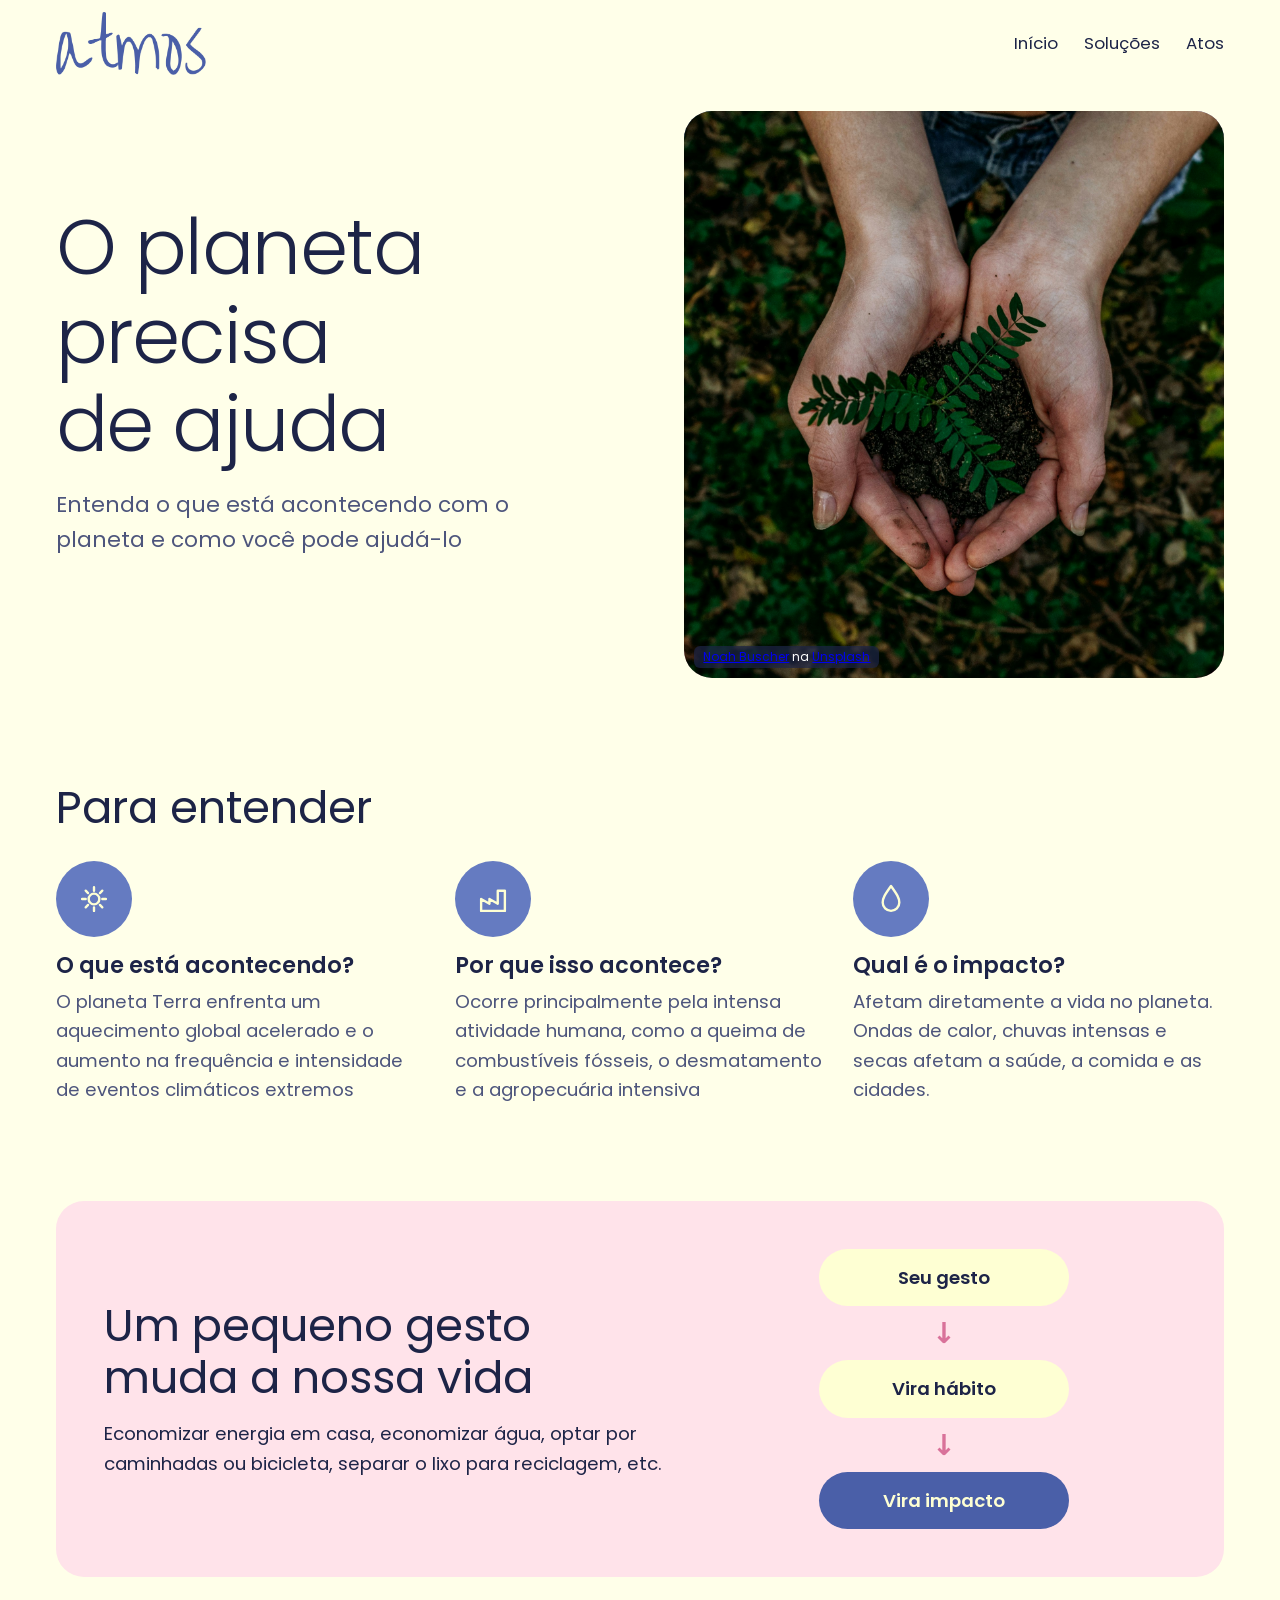
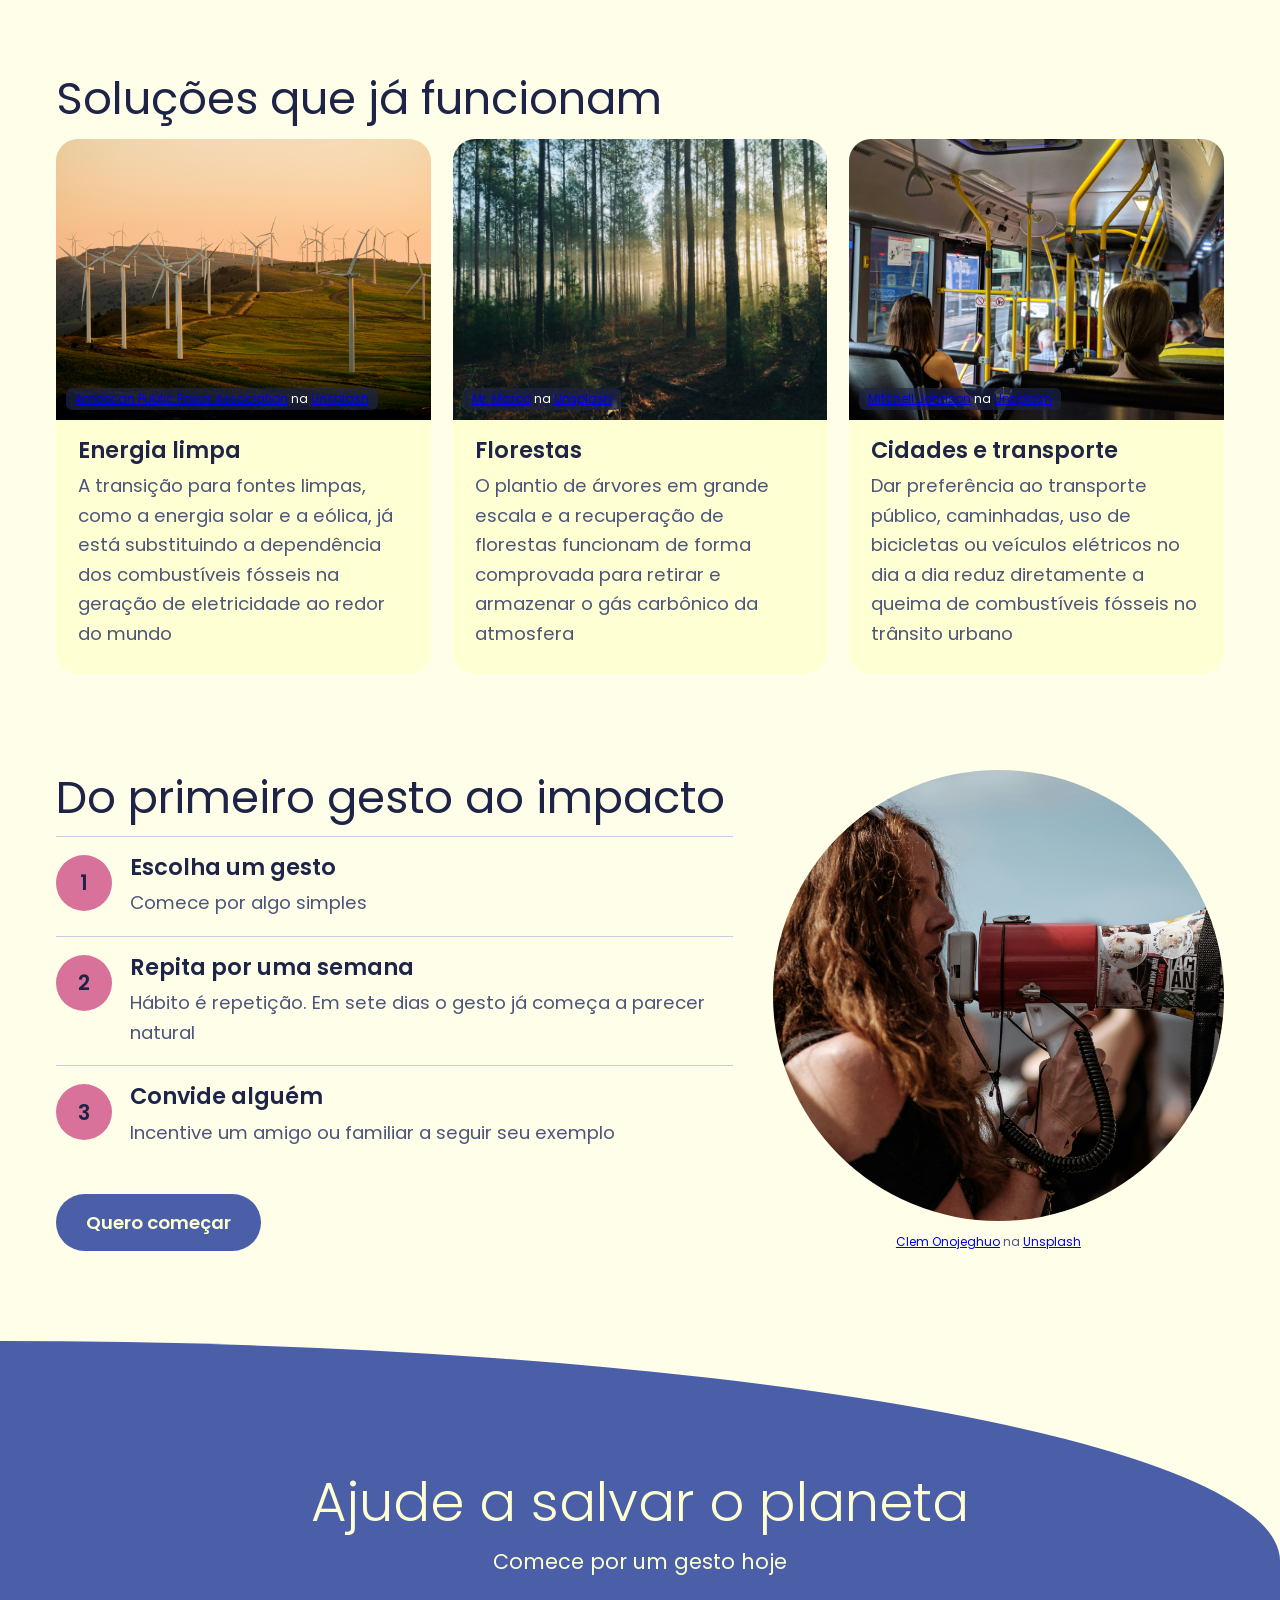
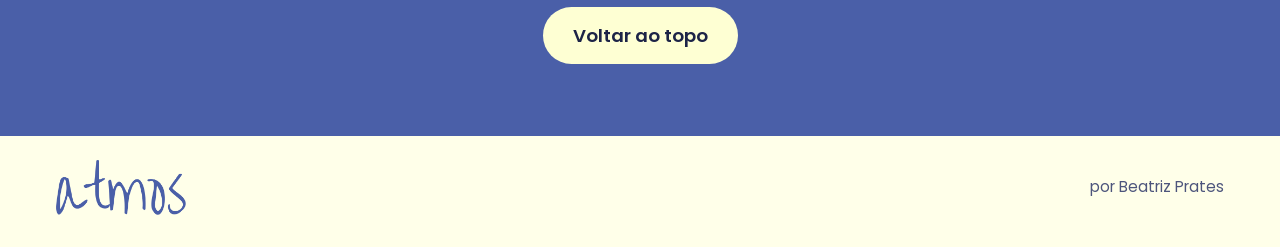
<file: index.html>
<!DOCTYPE html>
<html lang="pt-BR">
<head>
  <meta charset="utf-8">
  <meta name="viewport" content="width=device-width, initial-scale=1">
  <title>Atmos</title>
  <link rel="icon" type="logo" href="img/atmosicon1.png">
  <link rel="preconnect" href="https://fonts.googleapis.com">
  <link rel="preconnect" href="https://fonts.gstatic.com" crossorigin>
  <link href="https://fonts.googleapis.com/css2?family=Poppins:wght@300;400;600&display=swap" rel="stylesheet">
  <link rel="stylesheet" href="style.css">
</head>
<body>

<header class="top">
  <a href="#inicio" aria-label="Atmos, início"><img src="img/atmos.png" alt="Atmos" width="225" height="48"></a>
  <nav>
    <a href="#inicio">Início</a>
    <a href="#solucoes">Soluções</a>
    <a href="#atos">Atos</a>
  </nav>
</header>

<main>
  <section class="hero" id="inicio">
    <div>
      <h1>O planeta precisa<br>de ajuda</h1>
      <p>Entenda o que está acontecendo com o planeta e como você pode ajudá-lo</p>
    </div>
     <figure class="hero-art">
      <img src="img/meioambiente.jpg" alt="meio ambiente">
       <figcaption><a href="https://unsplash.com/pt-br/@noahbuscher?utm_source=unsplash&utm_medium=referral&utm_content=creditCopyText">Noah Buscher</a> na <a href="https://unsplash.com/pt-br/fotografias/maos-segurando-pequenas-mudas-de-planta-no-solo-x8ZStukS2PM?utm_source=unsplash&utm_medium=referral&utm_content=creditCopyText">Unsplash</a></figcaption>
      </figure>
    </figure>
  </section>
  <section class="sec" id="entender">
    <h2 class="reveal">Para entender</h2>
    <div class="tres">
      <article class="reveal">
        <span class="ic"><svg viewBox="0 0 64 64"><circle cx="32" cy="32" r="9"/><path d="M32 12v6M32 46v6M12 32h6M46 32h6M18 18l4 4M42 42l4 4M46 18l-4 4M22 42l-4 4"/></svg></span>
        <h3>O que está acontecendo?</h3>
        <p>O planeta Terra enfrenta um aquecimento global acelerado e o aumento na frequência e intensidade de eventos climáticos extremos</p>
      </article>
      <article class="reveal">
        <span class="ic"><svg viewBox="0 0 64 64"><path d="M12 52V32l14 8V32l14 8V18h12v34z"/></svg></span>
        <h3>Por que isso acontece?</h3>
        <p>Ocorre principalmente pela intensa atividade humana, como a queima de combustíveis fósseis, o desmatamento e a agropecuária intensiva</p>
      </article>
      <article class="reveal">
        <span class="ic"><svg viewBox="0 0 64 64"><path d="M32 10C22 24 18 30 18 38a14 14 0 0 0 28 0c0-8-4-14-14-28z"/></svg></span>
        <h3>Qual é o impacto?</h3>
        <p>Afetam diretamente a vida no planeta. Ondas de calor, chuvas intensas e secas afetam a saúde, a comida e as cidades.</p>
      </article>
    </div>
  </section>
  <section class="sec">
    <div class="spot reveal">
      <div>
        <h2>Um pequeno gesto muda a nossa vida</h2>
        <p>Economizar energia em casa, economizar água, optar por caminhadas ou bicicleta, separar o lixo para reciclagem, etc.</p>
      </div>
      <ol class="fluxo">
        <li>Seu gesto</li>
        <li class="seta" aria-hidden="true">↓</li>
        <li>Vira hábito</li>
        <li class="seta" aria-hidden="true">↓</li>
        <li class="fim">Vira impacto</li>
      </ol>
    </div>
  </section>
  <section class="sec" id="solucoes">
    <h2 class="reveal">Soluções que já funcionam</h2>
    <p class="sub reveal"></p>
    <div class="cards">
      <article class="card reveal">
        <figure><img src="img/energiarenovavel1.jpg" alt="" width="200" height="180" loading="lazy"><figcaption><a href="https://unsplash.com/pt-br/@publicpowerorg?utm_source=unsplash&utm_medium=referral&utm_content=creditCopyText">American Public Power Association</a> na <a href="https://unsplash.com/pt-br/fotografias/moinhos-de-vento-no-campo-verde-sob-o-ceu-branco-durante-o-dia-eIBTh5DXW9w?utm_source=unsplash&utm_medium=referral&utm_content=creditCopyText">Unsplash</a></figcaption></figure>
        <div><h3>Energia limpa</h3><p>A transição para fontes limpas, como a energia solar e a eólica, já está substituindo a dependência dos combustíveis fósseis na geração de eletricidade ao redor do mundo</p></div>
      </article>
      <article class="card reveal">
        <figure><img src="img/floresta1.jpg" alt="" width="200" height="180" loading="lazy"><figcaption><a href="https://unsplash.com/pt-br/@mrmarcojorger?utm_source=unsplash&utm_medium=referral&utm_content=creditCopyText">Mr. Marco</a> na <a href="https://unsplash.com/pt-br/fotografias/lote-de-arvores-altas-QP1dUyQ8WsI?utm_source=unsplash&utm_medium=referral&utm_content=creditCopyText">Unsplash</a></figcaption></figure>
        <div><h3>Florestas</h3><p>O plantio de árvores em grande escala e a recuperação de florestas funcionam de forma comprovada para retirar e armazenar o gás carbônico da atmosfera</p></div>
      </article>
      <article class="card reveal">
        <figure><img src="img/mobilidade.jpg" alt="" width="200" height="180" loading="lazy"><figcaption><a href="https://unsplash.com/pt-br/@mitchazj?utm_source=unsplash&utm_medium=referral&utm_content=creditCopyText">Mitchell Johnson</a> na <a href="https://unsplash.com/pt-br/fotografias/pessoas-sentadas-dentro-do-veiculo-nd5oU1Duhf0?utm_source=unsplash&utm_medium=referral&utm_content=creditCopyText">Unsplash</a></figcaption></figure>
        <div><h3>Cidades e transporte</h3><p>Dar preferência ao transporte público, caminhadas, uso de bicicletas ou veículos elétricos no dia a dia reduz diretamente a queima de combustíveis fósseis no trânsito urbano</p></div>
      </article>
    </div>
  </section>

  <section class="sec" id="passos">
    <div class="passos">
      <div class="reveal">
        <h2>Do primeiro gesto ao impacto</h2>
        <ol class="lista">
          <li><span class="n">1</span><div><h3>Escolha um gesto</h3><p>Comece por algo simples</p></div></li>
          <li><span class="n">2</span><div><h3>Repita por uma semana</h3><p>Hábito é repetição. Em sete dias o gesto já começa a parecer natural</p></div></li>
          <li><span class="n">3</span><div><h3>Convide alguém</h3><p>Incentive um amigo ou familiar a seguir seu exemplo</p></div></li>
        </ol>
        <a class="btn" href="#fim">Quero começar</a>
      </div>
      <figure class="reveal"><img src="img/politicaspublicas.jpg" alt="" width="200" height="180" loading="lazy"><figcaption><a href="https://unsplash.com/pt-br/@clemono?utm_source=unsplash&utm_medium=referral&utm_content=creditCopyText">Clem Onojeghuo</a> na <a href="https://unsplash.com/pt-br/fotografias/fotografia-de-foco-seletivo-de-mulher-vestindo-camisa-preta-de-ombro-frio-usando-megafone-durante-o-dia-DoA2duXyzRM?utm_source=unsplash&utm_medium=referral&utm_content=creditCopyText">Unsplash</a></figcaption></figure>
    </div>
  </section>
</main>


<section class="final" id="fim">
  <h2>Ajude a salvar o planeta</h2>
  <p>Comece por um gesto hoje</p>
  <a class="btn claro" href="#inicio">Voltar ao topo</a>
</section>

<footer>
  <img src="img/atmos.png" alt="Atmos" width="188" height="40">
  <span>por Beatriz Prates</span>
</footer>

</body>
</html>
</file>
<file: style.css>
:root{
  --bg:#FFFFE9; --ink:#1D2447; --mute:#4D557C; --line:#C9CCE6; --accent:#4A5FA8; --tint:#FFE3EA;
  --blue:#657BC1; --cream:#FEFFD3; --pink:#FFAEC0; --rose:#D9729A;
}
*{box-sizing:border-box}
html{scroll-behavior:smooth;scroll-padding-top:12px}
body{margin:0;background:var(--bg);color:var(--ink);font-family:"Poppins","Segoe UI",system-ui,sans-serif;font-size:1.15rem;line-height:1.6}
img{display:block;max-width:100%;height:auto}
h1,h2,h3{margin:0;line-height:1.15;font-weight:400}
p{margin:0}
:focus-visible{outline:3px solid var(--accent);outline-offset:3px}
main,.top,footer{max-width:1200px;margin:0 auto}


.top{display:flex;align-items:center;justify-content:space-between;gap:16px;padding:12px 16px;flex-wrap:wrap}
.top nav{display:flex;gap:26px;font-size:1.05rem}
.top nav a{color:var(--ink);text-decoration:none;background:linear-gradient(var(--rose),var(--rose)) left bottom/0 2px no-repeat;transition:background-size .3s}
.top nav a:hover{background-size:100% 2px}
.btn{display:inline-block;background:var(--accent);color:var(--cream);padding:14px 30px;border-radius:999px;font-weight:600;text-decoration:none;transition:transform .2s,background .2s,color .2s}
.btn:hover{background:var(--rose);color:var(--ink);transform:translateY(-2px)}
.btn.claro{background:var(--cream);color:var(--ink)}
.btn.claro:hover{background:var(--pink)}


.hero{display:grid;grid-template-columns:1.05fr .95fr;gap:32px;align-items:center;padding:24px 16px 56px}
.hero h1{font-size:clamp(2.6rem,6vw,4.8rem);font-weight:300;letter-spacing:-.02em;margin-bottom:20px}
.hero p{font-size:1.35rem;max-width:30rem;color:var(--mute);margin-bottom:28px}
.hero-art{position:relative;overflow:hidden;border-radius:28px;aspect-ratio:1/1.05;background:linear-gradient(160deg,var(--blue),var(--pink))}
.hero-art svg{position:absolute;inset:0;width:100%;height:100%}


.sec{padding:48px 16px}
.sec h2{font-size:clamp(1.9rem,4vw,2.8rem);margin-bottom:28px}
.sub{margin:-14px 0 28px;color:var(--mute)}
.tres{display:grid;grid-template-columns:repeat(3,1fr);gap:28px}
.ic{width:76px;height:76px;border-radius:50%;background:var(--blue);display:grid;place-items:center;margin-bottom:16px;transition:background .3s,transform .3s}
.tres article:hover .ic{background:var(--rose);transform:rotate(-6deg) scale(1.06)}
.ic svg{width:38px;height:38px;fill:none;stroke:var(--cream);stroke-width:4;stroke-linecap:round;stroke-linejoin:round}
h3{font-size:1.4rem;margin-bottom:8px;font-weight:600}
.tres p,.card p,.lista p{color:var(--mute)}


.spot{background:var(--tint);border-radius:28px;padding:48px;display:grid;grid-template-columns:1.1fr .9fr;gap:40px;align-items:center}
.spot h2{margin-bottom:16px}
.fluxo{list-style:none;margin:0;padding:0;display:grid;justify-items:center;gap:4px}
.fluxo li{background:var(--cream);border-radius:999px;padding:14px 30px;font-weight:600;min-width:250px;text-align:center}
.fluxo .seta{background:none;min-width:0;padding:0;font-size:1.8rem;color:var(--rose);animation:descer 1.6s ease-in-out infinite}
.fluxo .fim{background:var(--accent);color:var(--cream)}


.cards{display:grid;grid-template-columns:repeat(3,1fr);gap:22px}
.card{background:var(--cream);border-radius:22px;overflow:hidden;transition:transform .3s,box-shadow .3s}
.card:hover{transform:translateY(-6px);box-shadow:0 14px 30px rgba(29,36,71,.14)}
.card img{width:100%;aspect-ratio:4/3;object-fit:cover}
.card div{padding:18px 22px 26px}


.passos{display:grid;grid-template-columns:1.2fr .8fr;gap:40px;align-items:center}
.passos h2{margin-bottom:12px}
.lista{list-style:none;margin:0 0 28px;padding:0}
.lista li{display:grid;grid-template-columns:56px 1fr;gap:18px;padding:18px 0;border-top:1px solid var(--line)}
.n{width:56px;height:56px;border-radius:50%;background:var(--rose);display:grid;place-items:center;font-weight:600;font-size:1.3rem}
.passos figure img{border-radius:50%;width:100%;aspect-ratio:1;object-fit:cover}


figure{margin:0;position:relative}
figcaption{position:absolute;left:10px;bottom:10px;background:rgba(29,36,71,.7);color:#fff;font-size:.75rem;line-height:1.3;padding:3px 9px;border-radius:6px;max-width:calc(100% - 20px)}
.passos figcaption{position:static;background:none;color:var(--mute);text-align:center;margin-top:10px}
.hero-art img{position:absolute;inset:0;width:100%;height:100%;object-fit:cover}

.final{background:var(--accent);color:var(--cream);border-top-right-radius:100% 220px;margin-top:40px;padding:130px 16px 72px;text-align:center}
.final h2{font-size:clamp(2rem,5vw,3.4rem);font-weight:300;margin-bottom:12px}
.final p{font-size:1.3rem;margin-bottom:28px}
footer{display:flex;justify-content:space-between;align-items:center;gap:16px;flex-wrap:wrap;padding:24px 16px 32px;font-size:.95rem;color:var(--mute)}


@keyframes entrar{from{opacity:0;transform:translateY(24px)}to{opacity:1;transform:none}}
.hero h1{animation:entrar .9s .1s ease-out both}
.hero p{animation:entrar .9s .35s ease-out both}

@keyframes flutuar{from{transform:translateY(0)}to{transform:translateY(-14px)}}
@keyframes ondular{from{transform:translateX(0)}to{transform:translateX(-80px)}}
.sol{animation:flutuar 5s ease-in-out infinite alternate}
.colina1{animation:ondular 14s ease-in-out infinite alternate}
.colina2{animation:ondular 10s ease-in-out infinite alternate-reverse}

@keyframes descer{0%,100%{transform:translateY(0);opacity:.5}50%{transform:translateY(6px);opacity:1}}


@keyframes subir{from{opacity:0;transform:translateY(48px)}to{opacity:1;transform:none}}
@supports (animation-timeline:view()){
  .reveal{animation:subir linear both;animation-timeline:view();animation-range:entry 0% entry 50%}
}


@media(max-width:1000px){
  .spot{padding:36px;gap:28px}
  .tres{gap:20px}
}

@media(max-width:820px){
  .sec{padding:36px 16px}
  .hero,.spot,.passos{grid-template-columns:1fr}
  .hero{gap:24px;padding-bottom:40px}
  .hero-art{aspect-ratio:4/3}
  .tres{grid-template-columns:1fr}
  .cards{grid-template-columns:repeat(2,1fr)}
  .cards .card:last-child{grid-column:1/-1}
  .cards .card:last-child img{aspect-ratio:16/7}
  .spot{padding:28px}
  .fluxo li{min-width:0;width:min(100%,280px)}
  .passos figure{max-width:320px;margin:0 auto}
  .final{padding:100px 16px 60px;border-top-right-radius:100% 140px}
}

@media(max-width:560px){
  body{font-size:1.05rem}
  .top{gap:8px}
  .top nav{width:100%;justify-content:space-between;gap:12px;font-size:1rem}
  .top nav a{padding:6px 0}
  .hero p{font-size:1.15rem}
  .cards{grid-template-columns:1fr}
  .cards .card:last-child img{aspect-ratio:4/3}
  .spot{padding:22px;border-radius:22px}
  .lista li{grid-template-columns:44px 1fr;gap:14px}
  .n{width:44px;height:44px;font-size:1.1rem}
  .final{padding:80px 16px 48px;border-top-right-radius:100% 100px}
  footer{justify-content:center;text-align:center}
}

@media(prefers-reduced-motion:reduce){
  *,*::before,*::after{animation:none!important;transition:none!important;scroll-behavior:auto!important}
}

.top img{width:150px}
footer img{width:130px}
@media(max-width:560px){.top img{width:125px}footer img{width:110px}}
</file>
